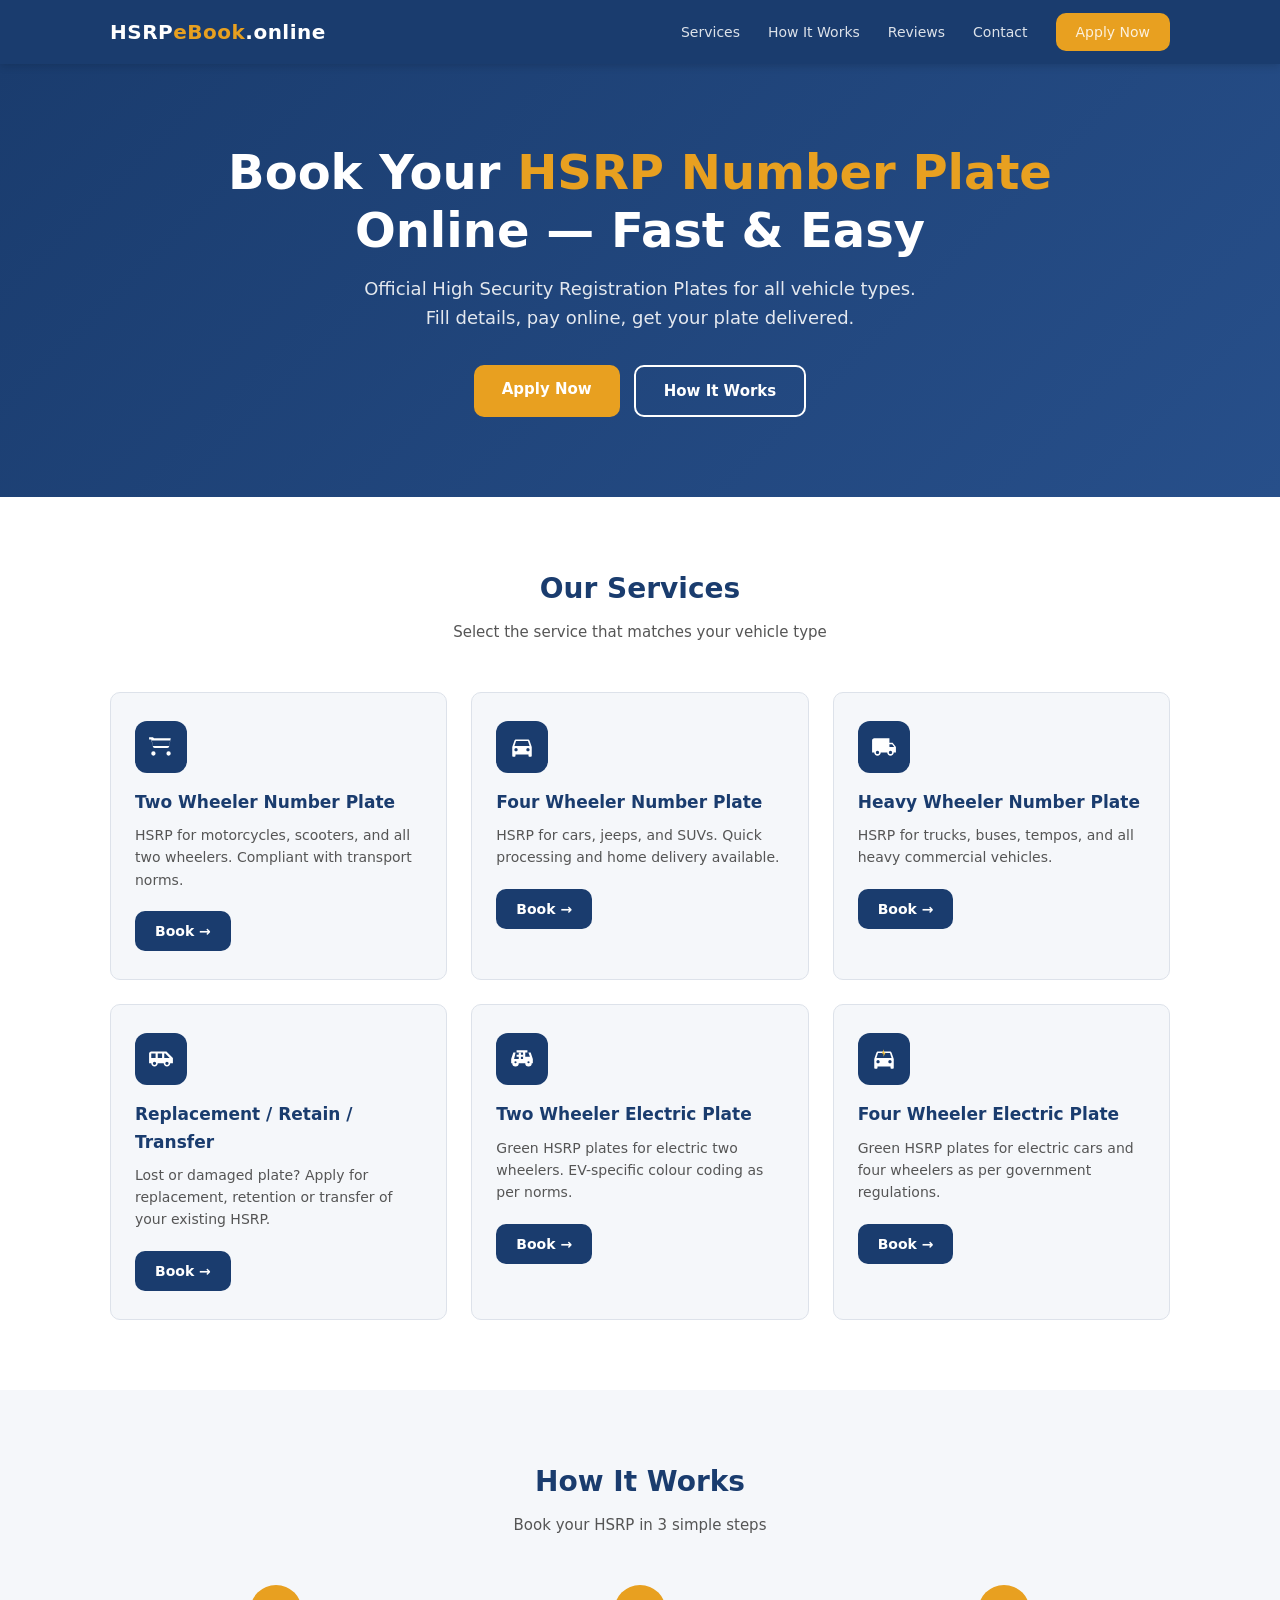
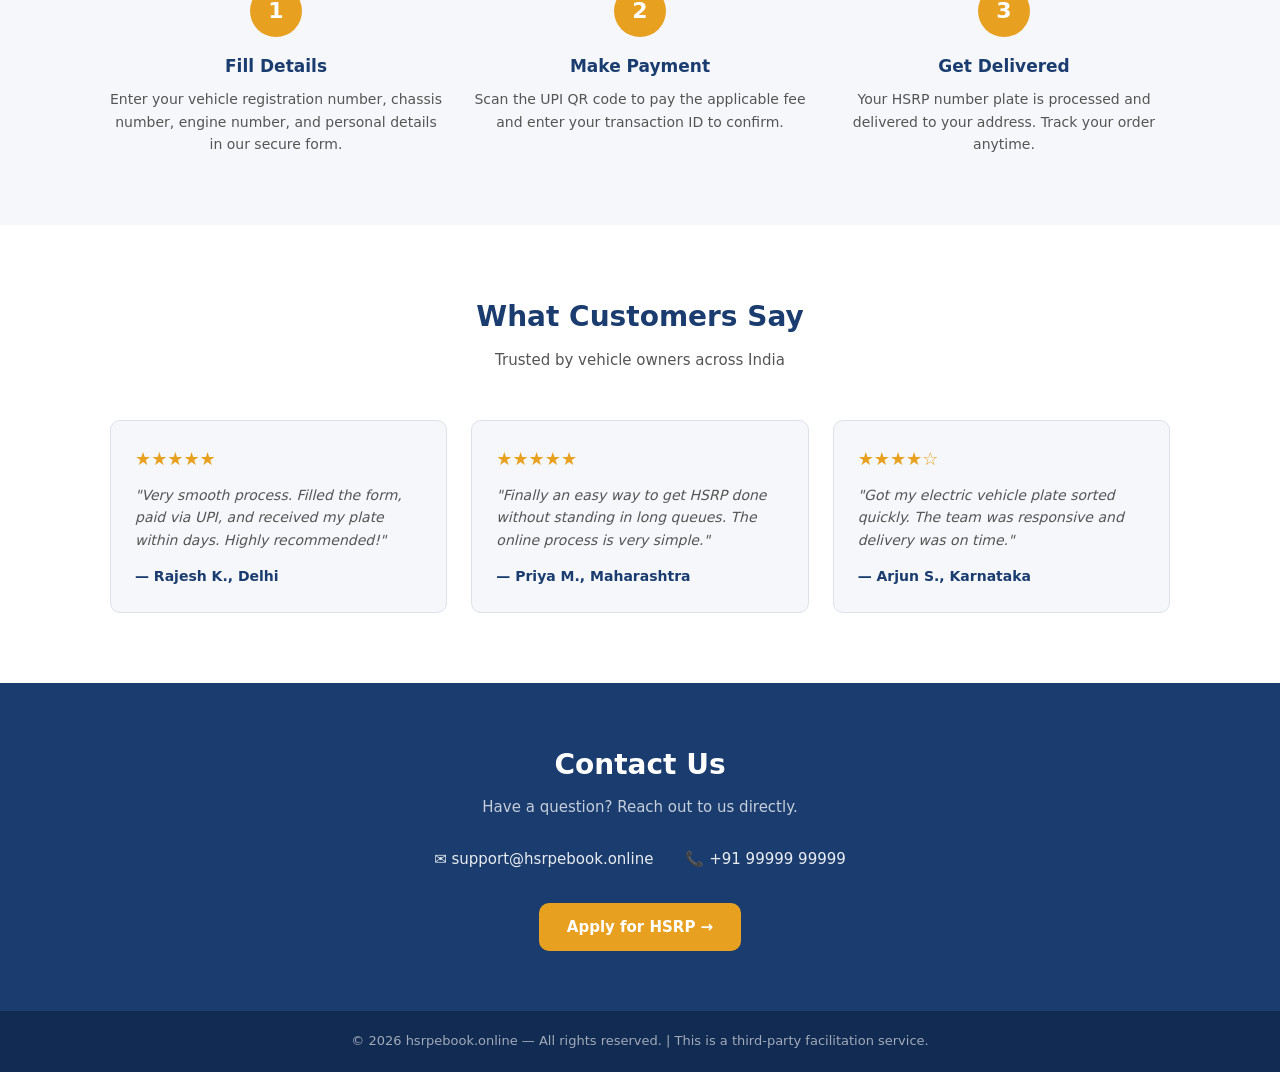
<file: index.html>
<!DOCTYPE html>
<html lang="en">
<head>
  <meta charset="UTF-8" />
  <meta name="viewport" content="width=device-width, initial-scale=1.0" />
  <title>HSRP eBook — High Security Number Plate Booking</title>
  <meta name="description" content="Book your High Security Registration Plate (HSRP) online. Fast, simple, and reliable. Two wheeler, four wheeler, electric vehicles and more." />
  <link rel="stylesheet" href="style.css" />
</head>
<body>

  <!-- Navbar -->
  <nav class="navbar">
    <div class="container">
      <a href="index.html" class="navbar-brand">HSRP<span>eBook</span>.online</a>
      <button class="nav-toggle" id="navToggle" aria-label="Toggle menu">
        <span></span><span></span><span></span>
      </button>
      <ul class="nav-links" id="navLinks">
        <li><a href="#services">Services</a></li>
        <li><a href="#how">How It Works</a></li>
        <li><a href="#reviews">Reviews</a></li>
        <li><a href="#contact">Contact</a></li>
        <li><a href="enquiry.html" class="btn btn-primary">Apply Now</a></li>
      </ul>
    </div>
  </nav>

  <!-- Hero -->
  <section class="hero">
    <div class="container">
      <h1>Book Your <span>HSRP Number Plate</span><br>Online — Fast & Easy</h1>
      <p>Official High Security Registration Plates for all vehicle types. Fill details, pay online, get your plate delivered.</p>
      <div class="hero-btns">
        <a href="enquiry.html" class="btn btn-primary">Apply Now</a>
        <a href="#how" class="btn btn-outline">How It Works</a>
      </div>
    </div>
  </section>

  <!-- Services -->
  <section class="services" id="services">
    <div class="container">
      <h2 class="section-title">Our Services</h2>
      <p class="section-sub">Select the service that matches your vehicle type</p>
      <div class="cards-grid">

        <div class="card">
          <div class="card-icon">
            <svg viewBox="0 0 24 24" xmlns="http://www.w3.org/2000/svg"><path d="M5 16a2 2 0 1 0 0 4 2 2 0 0 0 0-4zm14 0a2 2 0 1 0 0 4 2 2 0 0 0 0-4zM3.5 6l1 5h15l1-5H3.5zm1.1-2H21l-1.5 7.5A2 2 0 0 1 17.6 13H6.4a2 2 0 0 1-1.9-1.5L3 5H1V3h3.5l1.1 1z"/></svg>
          </div>
          <h3>Two Wheeler Number Plate</h3>
          <p>HSRP for motorcycles, scooters, and all two wheelers. Compliant with transport norms.</p>
          <a href="enquiry.html" class="btn btn-dark">Book →</a>
        </div>

        <div class="card">
          <div class="card-icon">
            <svg viewBox="0 0 24 24" xmlns="http://www.w3.org/2000/svg"><path d="M18.92 6.01C18.72 5.42 18.16 5 17.5 5h-11c-.66 0-1.21.42-1.42 1.01L3 12v8c0 .55.45 1 1 1h1c.55 0 1-.45 1-1v-1h12v1c0 .55.45 1 1 1h1c.55 0 1-.45 1-1v-8l-2.08-5.99zM6.5 16c-.83 0-1.5-.67-1.5-1.5S5.67 13 6.5 13s1.5.67 1.5 1.5S7.33 16 6.5 16zm11 0c-.83 0-1.5-.67-1.5-1.5s.67-1.5 1.5-1.5 1.5.67 1.5 1.5-.67 1.5-1.5 1.5zM5 11l1.5-4.5h11L19 11H5z"/></svg>
          </div>
          <h3>Four Wheeler Number Plate</h3>
          <p>HSRP for cars, jeeps, and SUVs. Quick processing and home delivery available.</p>
          <a href="enquiry.html" class="btn btn-dark">Book →</a>
        </div>

        <div class="card">
          <div class="card-icon">
            <svg viewBox="0 0 24 24" xmlns="http://www.w3.org/2000/svg"><path d="M20 8h-3V4H3c-1.1 0-2 .9-2 2v11h2c0 1.66 1.34 3 3 3s3-1.34 3-3h6c0 1.66 1.34 3 3 3s3-1.34 3-3h2v-5l-3-4zM6 18.5c-.83 0-1.5-.67-1.5-1.5s.67-1.5 1.5-1.5 1.5.67 1.5 1.5-.67 1.5-1.5 1.5zm13.5-9 1.96 2.5H17V9.5h2.5zm-1.5 9c-.83 0-1.5-.67-1.5-1.5s.67-1.5 1.5-1.5 1.5.67 1.5 1.5-.67 1.5-1.5 1.5z"/></svg>
          </div>
          <h3>Heavy Wheeler Number Plate</h3>
          <p>HSRP for trucks, buses, tempos, and all heavy commercial vehicles.</p>
          <a href="enquiry.html" class="btn btn-dark">Book →</a>
        </div>

        <div class="card">
          <div class="card-icon">
            <svg viewBox="0 0 24 24" xmlns="http://www.w3.org/2000/svg"><path d="M17 5H3c-1.1 0-2 .9-2 2v9h2c0 1.65 1.35 3 3 3s3-1.35 3-3h5.5c0 1.65 1.35 3 3 3s3-1.35 3-3H23v-5l-6-6zM3 11V7h4v4H3zm3 6.5c-.83 0-1.5-.67-1.5-1.5s.67-1.5 1.5-1.5 1.5.67 1.5 1.5-.67 1.5-1.5 1.5zm7-6.5H9V7h4v4zm4.5 6.5c-.83 0-1.5-.67-1.5-1.5s.67-1.5 1.5-1.5 1.5.67 1.5 1.5-.67 1.5-1.5 1.5zM15 11V7h1l4 4h-5z"/></svg>
          </div>
          <h3>Replacement / Retain / Transfer</h3>
          <p>Lost or damaged plate? Apply for replacement, retention or transfer of your existing HSRP.</p>
          <a href="enquiry.html" class="btn btn-dark">Book →</a>
        </div>

        <div class="card">
          <div class="card-icon">
            <svg viewBox="0 0 24 24" xmlns="http://www.w3.org/2000/svg"><path d="M7 4v2H4L2 12v4h1a3 3 0 0 0 6 0h6a3 3 0 0 0 6 0h1v-4l-2-6h-3V4H7zm0 2h6v6H4.7L6.1 6H7zm8 0h2.9l1.4 4H15V6zM6 14a1 1 0 1 1 0 2 1 1 0 0 1 0-2zm12 0a1 1 0 1 1 0 2 1 1 0 0 1 0-2z"/><path d="M11 8V6H9v2H7v2h2v2h2v-2h2V8z"/></svg>
          </div>
          <h3>Two Wheeler Electric Plate</h3>
          <p>Green HSRP plates for electric two wheelers. EV-specific colour coding as per norms.</p>
          <a href="enquiry.html" class="btn btn-dark">Book →</a>
        </div>

        <div class="card">
          <div class="card-icon">
            <svg viewBox="0 0 24 24" xmlns="http://www.w3.org/2000/svg"><path d="M18.92 6.01C18.72 5.42 18.16 5 17.5 5h-11c-.66 0-1.21.42-1.42 1.01L3 12v8c0 .55.45 1 1 1h1c.55 0 1-.45 1-1v-1h12v1c0 .55.45 1 1 1h1c.55 0 1-.45 1-1v-8l-2.08-5.99zM6.5 16c-.83 0-1.5-.67-1.5-1.5S5.67 13 6.5 13s1.5.67 1.5 1.5S7.33 16 6.5 16zm11 0c-.83 0-1.5-.67-1.5-1.5s.67-1.5 1.5-1.5 1.5.67 1.5 1.5-.67 1.5-1.5 1.5zM5 11l1.5-4.5h11L19 11H5z"/><path d="M12 3l-2 4h1.5v3l2-4h-1.5z" fill="#f0c040"/></svg>
          </div>
          <h3>Four Wheeler Electric Plate</h3>
          <p>Green HSRP plates for electric cars and four wheelers as per government regulations.</p>
          <a href="enquiry.html" class="btn btn-dark">Book →</a>
        </div>

      </div>
    </div>
  </section>

  <!-- How It Works -->
  <section class="how-it-works" id="how">
    <div class="container">
      <h2 class="section-title">How It Works</h2>
      <p class="section-sub">Book your HSRP in 3 simple steps</p>
      <div class="steps-grid">
        <div class="step">
          <div class="step-num">1</div>
          <h3>Fill Details</h3>
          <p>Enter your vehicle registration number, chassis number, engine number, and personal details in our secure form.</p>
        </div>
        <div class="step">
          <div class="step-num">2</div>
          <h3>Make Payment</h3>
          <p>Scan the UPI QR code to pay the applicable fee and enter your transaction ID to confirm.</p>
        </div>
        <div class="step">
          <div class="step-num">3</div>
          <h3>Get Delivered</h3>
          <p>Your HSRP number plate is processed and delivered to your address. Track your order anytime.</p>
        </div>
      </div>
    </div>
  </section>

  <!-- Reviews -->
  <section class="reviews" id="reviews">
    <div class="container">
      <h2 class="section-title">What Customers Say</h2>
      <p class="section-sub">Trusted by vehicle owners across India</p>
      <div class="reviews-grid">
        <div class="review-card">
          <div class="stars">★★★★★</div>
          <p>"Very smooth process. Filled the form, paid via UPI, and received my plate within days. Highly recommended!"</p>
          <div class="reviewer">— Rajesh K., Delhi</div>
        </div>
        <div class="review-card">
          <div class="stars">★★★★★</div>
          <p>"Finally an easy way to get HSRP done without standing in long queues. The online process is very simple."</p>
          <div class="reviewer">— Priya M., Maharashtra</div>
        </div>
        <div class="review-card">
          <div class="stars">★★★★☆</div>
          <p>"Got my electric vehicle plate sorted quickly. The team was responsive and delivery was on time."</p>
          <div class="reviewer">— Arjun S., Karnataka</div>
        </div>
      </div>
    </div>
  </section>

  <!-- Contact -->
  <section class="contact-section" id="contact">
    <div class="container">
      <h2 class="section-title">Contact Us</h2>
      <p class="section-sub">Have a question? Reach out to us directly.</p>
      <div class="contact-info">
        <a href="mailto:support@hsrpebook.online">✉ support@hsrpebook.online</a>
        <a href="tel:+919999999999">📞 +91 99999 99999</a>
      </div>
      <a href="enquiry.html" class="btn btn-primary">Apply for HSRP →</a>
    </div>
  </section>

  <!-- Footer -->
  <footer>
    <div class="container">
      <p>© 2026 hsrpebook.online — All rights reserved. | This is a third-party facilitation service.</p>
    </div>
  </footer>

  <script>
    // Mobile nav toggle
    const toggle = document.getElementById('navToggle');
    const links = document.getElementById('navLinks');
    toggle.addEventListener('click', () => links.classList.toggle('open'));
    // Close nav on link click
    links.querySelectorAll('a').forEach(a => a.addEventListener('click', () => links.classList.remove('open')));
  </script>

</body>
</html>
</file>
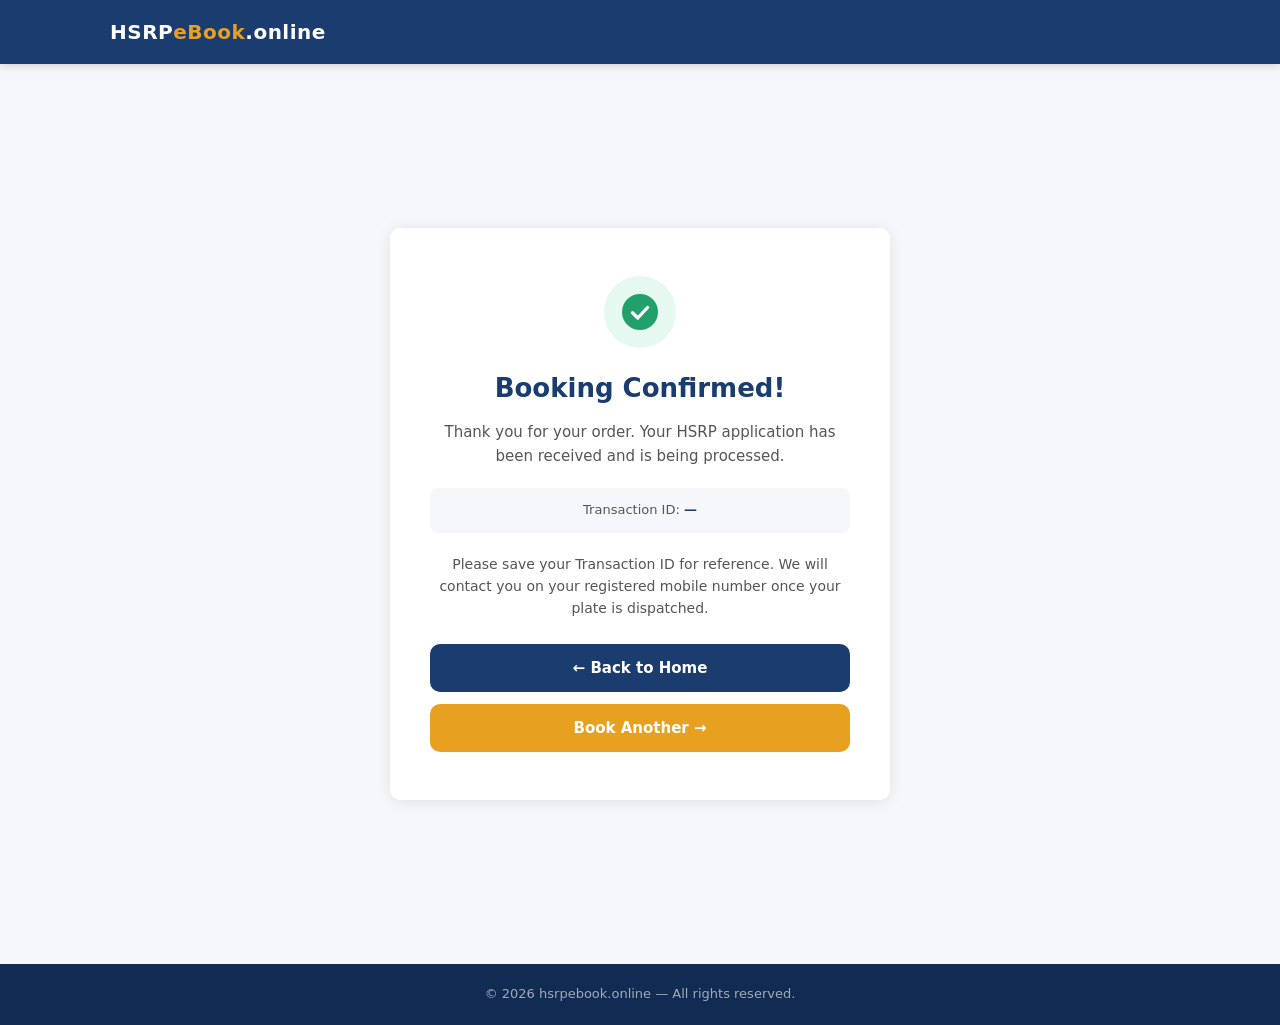
<file: confirmation.html>
<!DOCTYPE html>
<html lang="en">
<head>
  <meta charset="UTF-8" />
  <meta name="viewport" content="width=device-width, initial-scale=1.0" />
  <title>Booking Confirmed — hsrpebook.online</title>
  <link rel="stylesheet" href="style.css" />
</head>
<body>

  <!-- Navbar -->
  <nav class="navbar">
    <div class="container">
      <a href="index.html" class="navbar-brand">HSRP<span>eBook</span>.online</a>
    </div>
  </nav>

  <div class="confirm-page">
    <div class="confirm-card">

      <div class="confirm-icon">
        <svg viewBox="0 0 24 24" fill="none" xmlns="http://www.w3.org/2000/svg">
          <circle cx="12" cy="12" r="12" fill="#22a06b"/>
          <path d="M7 12.5l3.5 3.5 6.5-7" stroke="#fff" stroke-width="2.2" stroke-linecap="round" stroke-linejoin="round"/>
        </svg>
      </div>

      <h2>Booking Confirmed!</h2>
      <p>Thank you for your order. Your HSRP application has been received and is being processed.</p>

      <div class="confirm-ref">
        Transaction ID: <strong id="txnRef">—</strong>
      </div>

      <p style="font-size:14px;color:var(--text-muted);margin-bottom:24px">
        Please save your Transaction ID for reference. We will contact you on your registered mobile number once your plate is dispatched.
      </p>

      <a href="index.html" class="btn btn-dark btn-full">← Back to Home</a>
      <a href="enquiry.html" class="btn btn-primary btn-full" style="margin-top:12px">Book Another →</a>

    </div>
  </div>

  <footer>
    <div class="container">
      <p>© 2026 hsrpebook.online — All rights reserved.</p>
    </div>
  </footer>

  <script>
    // Pull transaction ID from URL query param
    const params = new URLSearchParams(window.location.search);
    const ref = params.get('ref');
    if (ref) document.getElementById('txnRef').textContent = ref;
  </script>

</body>
</html>
</file>
<file: style.css>
/* =========================================
   hsrpebook.online — Global Styles
   ========================================= */

:root {
  --primary: #1a3c6e;
  --primary-dark: #122b52;
  --accent: #e8a020;
  --accent-dark: #c8880a;
  --text: #1a1a1a;
  --text-muted: #555;
  --bg: #f5f7fa;
  --white: #ffffff;
  --border: #dde2ea;
  --radius: 10px;
  --shadow: 0 2px 16px rgba(0,0,0,0.09);
  --font: 'Segoe UI', system-ui, -apple-system, sans-serif;
}

*, *::before, *::after { box-sizing: border-box; margin: 0; padding: 0; }

html { scroll-behavior: smooth; }

body {
  font-family: var(--font);
  color: var(--text);
  background: var(--bg);
  line-height: 1.6;
  font-size: 16px;
}

a { color: inherit; text-decoration: none; }
img { max-width: 100%; display: block; }

/* ── Container ── */
.container {
  max-width: 1100px;
  margin: 0 auto;
  padding: 0 20px;
}

/* ── Buttons ── */
.btn {
  display: inline-block;
  padding: 12px 28px;
  border-radius: var(--radius);
  font-size: 15px;
  font-weight: 600;
  cursor: pointer;
  border: none;
  transition: background 0.2s, transform 0.1s;
  text-align: center;
}
.btn:active { transform: scale(0.98); }

.btn-primary {
  background: var(--accent);
  color: var(--white);
}
.btn-primary:hover { background: var(--accent-dark); }

.btn-outline {
  background: transparent;
  border: 2px solid var(--white);
  color: var(--white);
}
.btn-outline:hover { background: rgba(255,255,255,0.12); }

.btn-dark {
  background: var(--primary);
  color: var(--white);
}
.btn-dark:hover { background: var(--primary-dark); }

.btn-full { width: 100%; display: block; }

/* ── Navbar ── */
.navbar {
  background: var(--primary);
  position: sticky;
  top: 0;
  z-index: 100;
  box-shadow: 0 2px 8px rgba(0,0,0,0.15);
}
.navbar .container {
  display: flex;
  align-items: center;
  justify-content: space-between;
  height: 64px;
}
.navbar-brand {
  font-size: 20px;
  font-weight: 700;
  color: var(--white);
  letter-spacing: 0.5px;
}
.navbar-brand span { color: var(--accent); }

.nav-links {
  display: flex;
  align-items: center;
  gap: 28px;
  list-style: none;
}
.nav-links a {
  color: rgba(255,255,255,0.85);
  font-size: 14px;
  font-weight: 500;
  transition: color 0.2s;
}
.nav-links a:hover { color: var(--white); }
.nav-links .btn { padding: 8px 20px; font-size: 14px; }

.nav-toggle {
  display: none;
  flex-direction: column;
  gap: 5px;
  cursor: pointer;
  background: none;
  border: none;
  padding: 4px;
}
.nav-toggle span {
  display: block;
  width: 24px;
  height: 2px;
  background: var(--white);
  border-radius: 2px;
  transition: 0.3s;
}

/* ── Hero ── */
.hero {
  background: linear-gradient(135deg, var(--primary) 0%, #274f8a 100%);
  color: var(--white);
  padding: 80px 20px;
  text-align: center;
}
.hero h1 {
  font-size: clamp(28px, 5vw, 48px);
  font-weight: 800;
  line-height: 1.2;
  margin-bottom: 16px;
}
.hero h1 span { color: var(--accent); }
.hero p {
  font-size: 18px;
  opacity: 0.88;
  max-width: 560px;
  margin: 0 auto 32px;
}
.hero-btns { display: flex; gap: 14px; justify-content: center; flex-wrap: wrap; }

/* ── Section ── */
section { padding: 70px 20px; }
.section-title {
  text-align: center;
  font-size: 28px;
  font-weight: 700;
  color: var(--primary);
  margin-bottom: 8px;
}
.section-sub {
  text-align: center;
  color: var(--text-muted);
  margin-bottom: 48px;
  font-size: 15px;
}

/* ── Service Cards ── */
.services { background: var(--white); }
.cards-grid {
  display: grid;
  grid-template-columns: repeat(auto-fill, minmax(280px, 1fr));
  gap: 24px;
}
.card {
  background: var(--bg);
  border: 1px solid var(--border);
  border-radius: var(--radius);
  padding: 28px 24px;
  transition: box-shadow 0.2s, transform 0.2s;
}
.card:hover { box-shadow: var(--shadow); transform: translateY(-3px); }
.card-icon {
  width: 52px;
  height: 52px;
  background: var(--primary);
  border-radius: 12px;
  display: flex;
  align-items: center;
  justify-content: center;
  margin-bottom: 16px;
}
.card-icon svg { width: 26px; height: 26px; fill: var(--white); }
.card h3 { font-size: 17px; font-weight: 700; margin-bottom: 8px; color: var(--primary); }
.card p { font-size: 14px; color: var(--text-muted); margin-bottom: 20px; }
.card .btn { font-size: 14px; padding: 9px 20px; }

/* ── How It Works ── */
.how-it-works { background: var(--bg); }
.steps-grid {
  display: grid;
  grid-template-columns: repeat(auto-fit, minmax(200px, 1fr));
  gap: 32px;
  text-align: center;
}
.step-num {
  width: 52px;
  height: 52px;
  background: var(--accent);
  color: var(--white);
  border-radius: 50%;
  display: flex;
  align-items: center;
  justify-content: center;
  font-size: 22px;
  font-weight: 800;
  margin: 0 auto 16px;
}
.step h3 { font-size: 17px; font-weight: 700; color: var(--primary); margin-bottom: 8px; }
.step p { font-size: 14px; color: var(--text-muted); }

/* ── Reviews ── */
.reviews { background: var(--white); }
.reviews-grid {
  display: grid;
  grid-template-columns: repeat(auto-fill, minmax(280px, 1fr));
  gap: 24px;
}
.review-card {
  background: var(--bg);
  border: 1px solid var(--border);
  border-radius: var(--radius);
  padding: 24px;
}
.stars { color: var(--accent); font-size: 18px; margin-bottom: 10px; }
.review-card p { font-size: 14px; color: var(--text-muted); margin-bottom: 14px; font-style: italic; }
.reviewer { font-weight: 600; font-size: 14px; color: var(--primary); }

/* ── Contact Section ── */
.contact-section { background: var(--primary); color: var(--white); text-align: center; padding: 60px 20px; }
.contact-section .section-title { color: var(--white); }
.contact-section .section-sub { color: rgba(255,255,255,0.75); margin-bottom: 28px; }
.contact-info { display: flex; gap: 32px; justify-content: center; flex-wrap: wrap; margin-bottom: 32px; }
.contact-info a { color: rgba(255,255,255,0.9); font-size: 15px; }
.contact-info a:hover { color: var(--accent); }

/* ── Footer ── */
footer {
  background: var(--primary-dark);
  color: rgba(255,255,255,0.6);
  text-align: center;
  padding: 20px;
  font-size: 13px;
}

/* ── Form Page ── */
.form-page { min-height: 100vh; background: var(--bg); padding: 40px 20px; }
.form-card {
  background: var(--white);
  border-radius: var(--radius);
  box-shadow: var(--shadow);
  padding: 40px;
  max-width: 680px;
  margin: 0 auto;
}
.form-card h2 {
  font-size: 22px;
  font-weight: 700;
  color: var(--primary);
  margin-bottom: 6px;
}
.form-card .subtitle {
  font-size: 14px;
  color: var(--text-muted);
  margin-bottom: 28px;
}

/* Step indicator */
.step-bar {
  display: flex;
  align-items: center;
  gap: 0;
  margin-bottom: 36px;
}
.step-bar-item {
  flex: 1;
  text-align: center;
  position: relative;
}
.step-bar-item::after {
  content: '';
  position: absolute;
  top: 18px;
  left: 50%;
  width: 100%;
  height: 2px;
  background: var(--border);
  z-index: 0;
}
.step-bar-item:last-child::after { display: none; }
.step-circle {
  width: 36px;
  height: 36px;
  border-radius: 50%;
  background: var(--border);
  color: var(--text-muted);
  display: flex;
  align-items: center;
  justify-content: center;
  font-weight: 700;
  font-size: 14px;
  margin: 0 auto 6px;
  position: relative;
  z-index: 1;
  transition: background 0.3s, color 0.3s;
}
.step-circle.active { background: var(--primary); color: var(--white); }
.step-circle.done { background: #22a06b; color: var(--white); }
.step-bar-item span { font-size: 12px; color: var(--text-muted); font-weight: 500; }
.step-bar-item.active span { color: var(--primary); font-weight: 700; }

/* Form fields */
.form-group { margin-bottom: 20px; }
.form-row { display: grid; grid-template-columns: 1fr 1fr; gap: 16px; }
label {
  display: block;
  font-size: 13px;
  font-weight: 600;
  color: var(--text);
  margin-bottom: 6px;
}
label .req { color: #e53e3e; margin-left: 2px; }
input, select, textarea {
  width: 100%;
  padding: 11px 14px;
  border: 1.5px solid var(--border);
  border-radius: 8px;
  font-size: 15px;
  font-family: var(--font);
  color: var(--text);
  background: var(--white);
  transition: border-color 0.2s;
  outline: none;
}
input:focus, select:focus, textarea:focus { border-color: var(--primary); }
input.error, select.error { border-color: #e53e3e; }
.field-error { font-size: 12px; color: #e53e3e; margin-top: 4px; display: none; }
.honeypot { display: none !important; }

/* ── Payment Section ── */
.payment-box {
  background: var(--bg);
  border: 1px solid var(--border);
  border-radius: var(--radius);
  padding: 28px;
  text-align: center;
  margin-bottom: 24px;
}
.payment-summary {
  background: var(--white);
  border: 1px solid var(--border);
  border-radius: var(--radius);
  padding: 20px 24px;
  margin-bottom: 24px;
  font-size: 15px;
}
.payment-summary table { width: 100%; border-collapse: collapse; }
.payment-summary td { padding: 6px 0; color: var(--text-muted); }
.payment-summary td:last-child { font-weight: 600; color: var(--text); text-align: right; }
.payment-summary .total-row td { font-size: 17px; color: var(--primary); font-weight: 700; border-top: 1px solid var(--border); padding-top: 12px; margin-top: 8px; }

.qr-placeholder {
  width: 200px;
  height: 200px;
  background: #eee;
  border: 2px dashed var(--border);
  border-radius: 8px;
  display: flex;
  align-items: center;
  justify-content: center;
  margin: 0 auto 12px;
  color: var(--text-muted);
  font-size: 13px;
  text-align: center;
}
.qr-placeholder img { width: 100%; height: 100%; object-fit: contain; border-radius: 6px; }
.upi-id { font-size: 14px; color: var(--text-muted); margin-bottom: 4px; }
.upi-id strong { color: var(--primary); }

/* ── Confirmation Page ── */
.confirm-page { min-height: 100vh; display: flex; align-items: center; justify-content: center; padding: 40px 20px; background: var(--bg); }
.confirm-card { background: var(--white); border-radius: var(--radius); box-shadow: var(--shadow); padding: 48px 40px; max-width: 500px; width: 100%; text-align: center; }
.confirm-icon { width: 72px; height: 72px; background: #e6f9f0; border-radius: 50%; display: flex; align-items: center; justify-content: center; margin: 0 auto 20px; }
.confirm-icon svg { width: 36px; height: 36px; }
.confirm-card h2 { font-size: 26px; font-weight: 800; color: var(--primary); margin-bottom: 10px; }
.confirm-card p { font-size: 15px; color: var(--text-muted); margin-bottom: 6px; }
.confirm-ref { font-size: 13px; color: var(--text-muted); margin: 20px 0; padding: 12px; background: var(--bg); border-radius: 8px; }
.confirm-ref strong { color: var(--primary); }

/* ── Alert ── */
.alert { padding: 14px 18px; border-radius: 8px; font-size: 14px; margin-bottom: 20px; display: none; }
.alert-error { background: #fff0f0; border: 1px solid #fca5a5; color: #b91c1c; }
.alert-success { background: #f0fdf4; border: 1px solid #86efac; color: #166534; }

/* ── Responsive ── */
@media (max-width: 768px) {
  .nav-links { display: none; flex-direction: column; gap: 0; position: absolute; top: 64px; left: 0; right: 0; background: var(--primary); padding: 12px 0; }
  .nav-links.open { display: flex; }
  .nav-links li { padding: 10px 24px; border-bottom: 1px solid rgba(255,255,255,0.08); }
  .nav-toggle { display: flex; }
  .form-row { grid-template-columns: 1fr; }
  .form-card { padding: 24px 16px; }
  .hero { padding: 56px 20px; }
  .contact-info { flex-direction: column; gap: 12px; }
}
</file>
